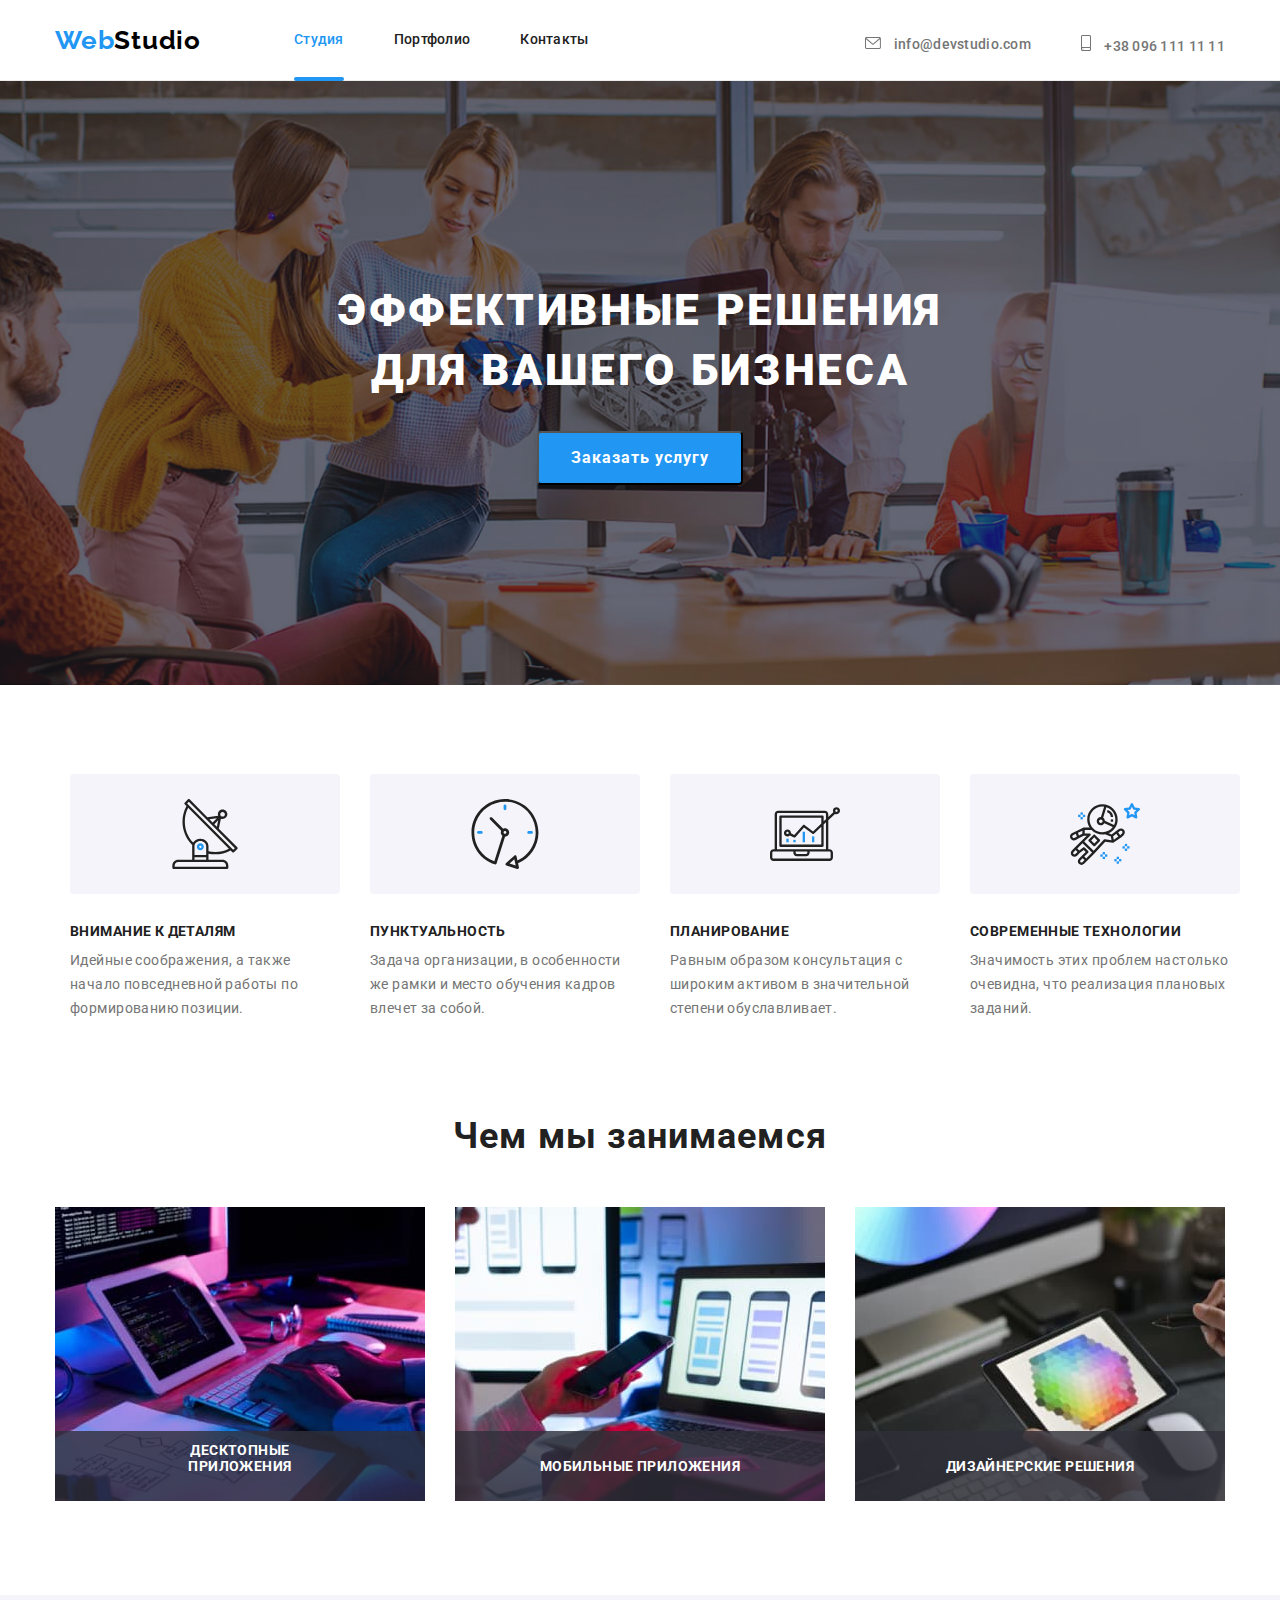
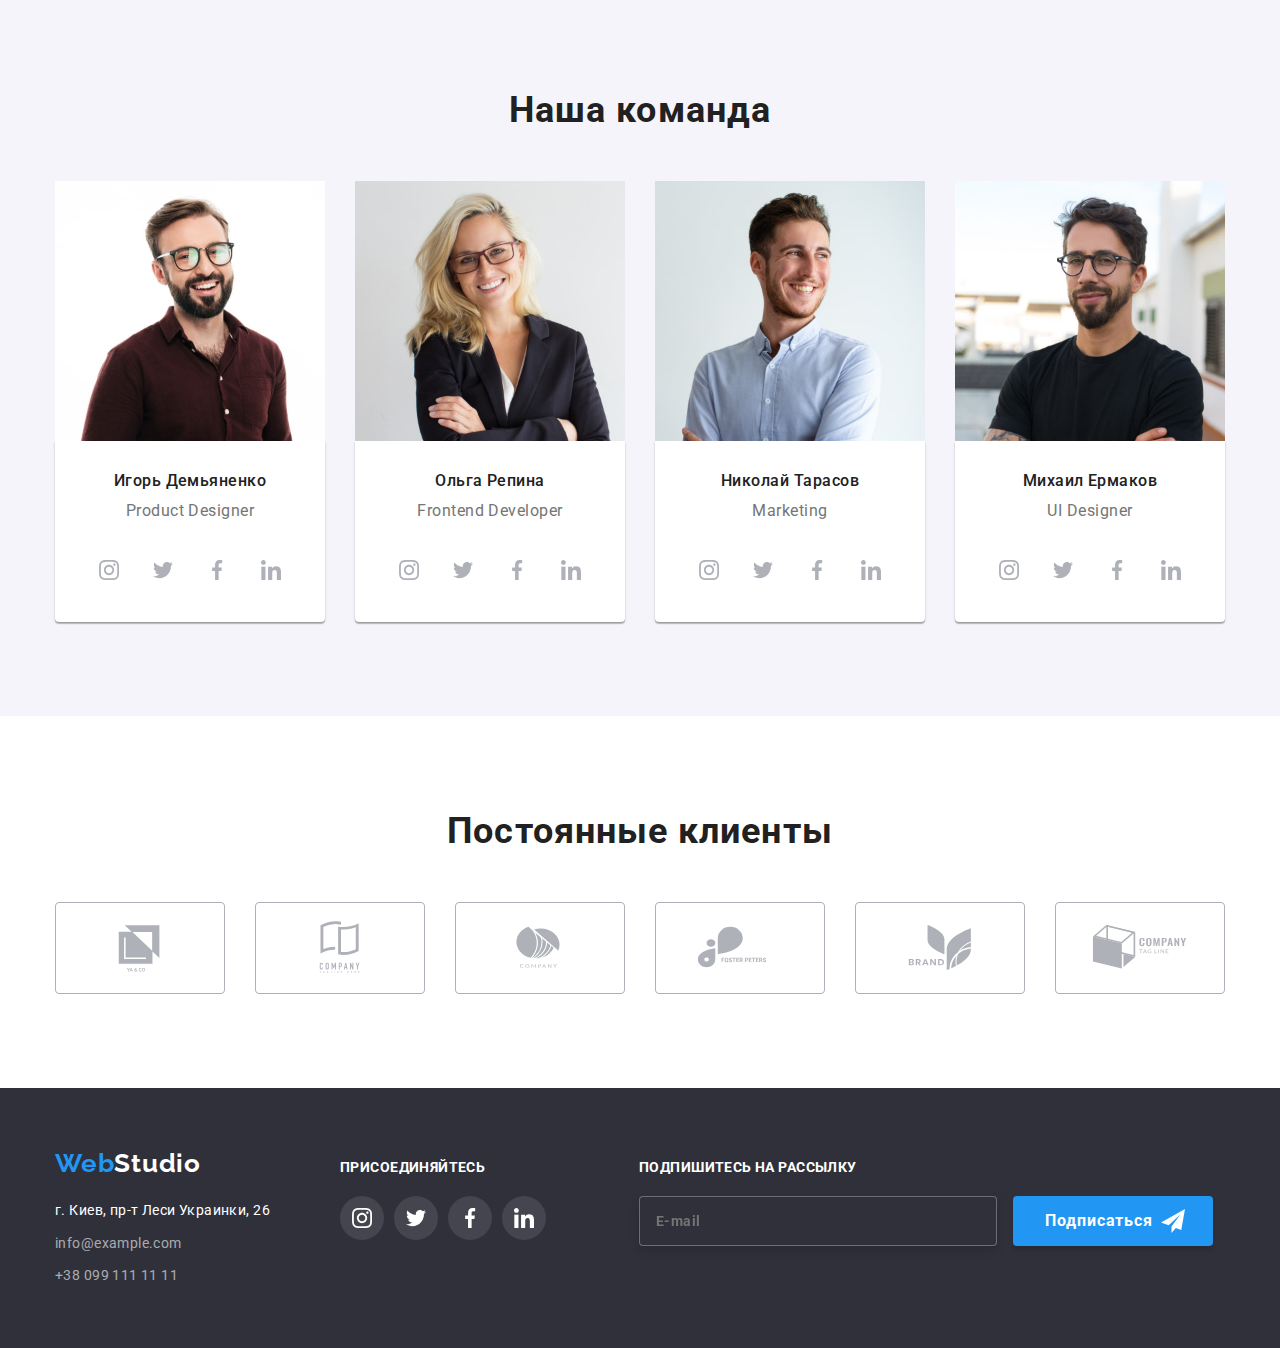
<file: index.html>
<!DOCTYPE html>
<html lang="ru">
<head>
  <meta charset="UTF-8">
  <meta http-equiv="X-UA-Compatible" content="IE=edge">
  <meta name="viewport" content="width=device-width, initial-scale=1.0">
  <title>Студия</title>
  <link rel="preconnect" href="https://fonts.googleapis.com">
  <link rel="preconnect" href="https://fonts.gstatic.com" crossorigin>
  <link href="https://fonts.googleapis.com/css2?family=Raleway:wght@700&family=Roboto:wght@400;500;700;900&display=swap"
    rel="stylesheet">
    <link rel="stylesheet" href="https://cdnjs.cloudflare.com/ajax/libs/modern-normalize/1.1.0/modern-normalize.min.css">
  <link rel="stylesheet" href="./css/styles.css" />
</head>
<body>
  <header class="header">
    <div class="container">
    <nav class="logo main-nav">
      <a href="index.html" class="logo-title" lang="en"><span>Web</span>Studio</a>
      <ul class="site-nav list">
        <li class="item"><a href="" class="link current" >Студия</a></li>
        <li class="item"><a href="./portfolio.html" class="link" >Портфолио</a></li>
        <li class="item"><a href="" class="link" >Контакты</a></li>
  
      </ul>
    </nav>
   
<!--Ефект фокуса в ссилці-->

<ul class="site-contact">
  <li class="contact-item"><a href="mailto:info@devstudio.com" class="contact-link">
    <svg class="header-svg">
    <use href="./images/icons.svg#envelope"></use>
  </svg>
  info@devstudio.com</a></li>
  <li class="contact-item"><a href="tel:+380961111111" class="contact-link">
    <svg class="header-tel-svg">
      <use href="./images/icons.svg#smartphone"></use>
    </svg>
    +38 096 111 11 11</a></li>
</ul>
</div>
  </header>
  
    <section class="hero">
      <div class="hero-bg">  
       <h1 class="hero-title">Эффективные решения <br /> для вашего бизнеса</h1>
       <button type="button" class="button-order" data-modal-open>Заказать услугу</button>
      </div>
      
    </section>
  
<!--Особливості-->
  <section class="section-special">
    
   <div class="container">
    
     <h2 class="visually-hidden">Особенности</h2>
     <ul class="feature-list">
       <!--Ефект ховера-->
      
       <li class="item-special">

  <div class="special-svg">
  <svg class="onspecial-svg">
    <use href="./images/icons.svg#antenna"></use>
  </svg>
</div>

         <h3 class="title">Внимание к деталям</h3>
         <p class="feature">Идейные соображения, а также начало повседневной работы по формированию позиции.</p>
        </li>
        <li class="item-special">

          <div class="special-svg">
            <svg class="onspecial-svg">
              <use href="./images/icons.svg#clock"></use>
            </svg>
          </div>
         <h3 class="title">Пунктуальность</h3>
         <p class="feature">Задача организации, в особенности же рамки и место обучения кадров влечет за собой.</p>
        </li>
        <li class="item-special">
          <div class="special-svg">
            <svg class="onspecial-svg">
              <use href="./images/icons.svg#diagram"></use>
            </svg>
          </div>
         <h3 class="title">Планирование</h3>
         <p class="feature">Равным образом консультация с широким активом в значительной степени обуславливает.</p>
        </li>
        <li class="item-special">

          <div class="special-svg">
            <svg class="onspecial-svg">
              <use href="./images/icons.svg#astronaut"></use>
            </svg>
          </div>
         <h3 class="title">Современные технологии</h3>
         <p class="feature">Значимость этих проблем настолько очевидна, что реализация плановых заданий.</p>
        </li>
     </ul>
   </div>
  </section>
  
  <section class="section">
    
    <div class="container-about">
    <h2 class="section-title">Чем мы занимаемся</h2>
     <ul class="section-list">
       <li class="about-list"> <img src="./images/box1.jpg" alt="планшет" width="370">
      <p class="textoncard">Десктопные приложения</p>
      </li>
       <li class="about-list"><img src="./images/box2.jpg" alt="телефон и ноут" width="370">
      <p class="textoncard">Мобильные приложения</p>
      </li>
       <li class="about-list"><img src="./images/img.jpg" alt="планшет в руці" width="370">
      <p class="textoncard">Дизайнерские решения</p>
      </li>
     </ul>
    </div>
  
  </section>
  
<section class="team-section">
  <div class="container-team">
  <h2 class="section-team">Наша команда</h2>
   <ul class="team-list list">
     <li class="team-item"><img src="./images/photo.jpg" alt="команда"
      width="270">
      <div class="team-content">   
       <h3 class="title-team">Игорь Демьяненко</h3>
       <p class="desc">Product Designer</p>
        <ul class="team-social-list list">
          <li class="team-social-item"><a href="" class="team-social-link">
            <svg class="team-svg">
              <use href="./images/icons.svg#instagram"></use>
              </svg>
          </a>
        </li>
          <li class="team-social-item">
            <a href="" class="team-social-link">
              <svg class="team-svg">
                <use href="./images/icons.svg#twitter"></use>
              </svg>
            </a>
            
          </li>
          <li class="team-social-item">
            <a href="" class="team-social-link"><svg class="team-svg">
              <use href="./images/icons.svg#facebook"></use>
            </svg></a>
          </li>
          <li class="team-social-item">
            <a href="" class="team-social-link">
              <svg class="team-svg">
              <use href="./images/icons.svg#linkedin"></use>
              </svg></a>
          </li>
       </ul>
      </div>
     </li>
      <li class="team-item"><img src="./images/photo1.jpg" alt="команда"
        width="270">
        <div class="team-content">   
        <h3 class="title-team">Ольга Репина</h3>
        <p class="desc">Frontend Developer</p>
        <ul class="team-social-list list">
          <li class="team-social-item"><a href="" class="team-social-link">
              <svg class="team-svg">
                <use href="./images/icons.svg#instagram"></use>
              </svg>
            </a>
          </li>
          <li class="team-social-item">
            <a href="" class="team-social-link">
              <svg class="team-svg">
                <use href="./images/icons.svg#twitter"></use>
              </svg>
            </a>
        
          </li>
          <li class="team-social-item">
            <a href="" class="team-social-link"><svg class="team-svg">
                <use href="./images/icons.svg#facebook"></use>
              </svg></a>
          </li>
          <li class="team-social-item">
            <a href="" class="team-social-link">
              <svg class="team-svg">
                <use href="./images/icons.svg#linkedin"></use>
              </svg></a>
          </li>
        </ul>
        </div>
      </li>
        <li class="team-item"><img src="./images/photo2.jpg" alt="команда"
          width="270">
         <div class="team-content">   
          <h3 class="title-team">Николай Тарасов</h3>
          <p class="desc">Marketing</p>
          <ul class="team-social-list list">
            <li class="team-social-item"><a href="" class="team-social-link">
                <svg class="team-svg">
                  <use href="./images/icons.svg#instagram"></use>
                </svg>
              </a>
            </li>
            <li class="team-social-item">
              <a href="" class="team-social-link">
                <svg class="team-svg">
                  <use href="./images/icons.svg#twitter"></use>
                </svg>
              </a>
          
            </li>
            <li class="team-social-item">
              <a href="" class="team-social-link"><svg class="team-svg">
                  <use href="./images/icons.svg#facebook"></use>
                </svg></a>
            </li>
            <li class="team-social-item">
              <a href="" class="team-social-link">
                <svg class="team-svg">
                  <use href="./images/icons.svg#linkedin"></use>
                </svg></a>
            </li>
          </ul>
          </div>
      </li>
        <li class="team-item"><img src="./images/photo3.jpg" alt="команда"
          width="270">
          <div class="team-content">   
          <h3 class="title-team">Михаил Ермаков</h3>
          <p class="desc">UI Designer</p>
          <ul class="team-social-list list">
            <li class="team-social-item"><a href="" class="team-social-link">
                <svg class="team-svg">
                  <use href="./images/icons.svg#instagram"></use>
                </svg>
              </a>
            </li>
            <li class="team-social-item">
              <a href="" class="team-social-link">
                <svg class="team-svg">
                  <use href="./images/icons.svg#twitter"></use>
                </svg>
              </a>
          
            </li>
            <li class="team-social-item">
              <a href="" class="team-social-link"><svg class="team-svg">
                  <use href="./images/icons.svg#facebook"></use>
                </svg></a>
            </li>
            <li class="team-social-item">
              <a href="" class="team-social-link">
                <svg class="team-svg">
                  <use href="./images/icons.svg#linkedin"></use>
                </svg></a>
            </li>
          </ul>
          </div>
         </li>
   </ul>
  </div>
</section>

<section class="section-client">
  <div class="container-client">
<h2 class="section-client-title">Постоянные клиенты</h2>
<ul class="clients-list">
  <li class="client-item">
 <a href="" class="client-link"><svg class="client-svg">
  <use href="./images/icons.svg#logo"></use>
</svg></a>
  </li>

  <li class="client-item">
    <a href="" class="client-link"><svg class="client-svg">
      <use href="./images/icons.svg#logo1"></use>
    </svg></a>
  </li>
  
  <li class="client-item">
    <a href="" class="client-link"><svg class="client-svg">
      <use href="./images/icons.svg#logo2"></use>
    </svg></a>
  </li>
  
  <li class="client-item">
    <a href="" class="client-link"><svg class="client-svg">
      <use href="./images/icons.svg#logo3"></use>
    </svg></a>
  </li>
  
  <li class="client-item">
    <a href="" class="client-link"><svg class="client-svg">
      <use href="./images/icons.svg#logo4"></use>
    </svg></a>
  </li>

  <li class="client-item">
    <a href="" class="client-link"><svg class="client-svg">
      <use href="./images/icons.svg#logo5"></use>
    </svg></a>
  </li>
 </ul>
</div>

</section>
 
<!--Підвал-->
  <footer class="footer">
  <div class="container"> 
    <div class="pre-footer">
    <a href="index.html" class="footer-logo" ><span>Web</span>Studio</a>
    <address>
      <ul class="footer-adress">
        <li class="list-adress">
          <p class="address">
            г. Киев, пр-т Леси Украинки, 26
          </p>
        </li>
        <li class="list-adress"><a href="mailto:info@example.com" class="footer-contacts">info@example.com</a></li>
        <li class="list-adress"><a href="tel:+380991111111" class="footer-contacts">+38 099 111 11 11</a></li>
      </ul>
    </address>
    </div>

    <div class="footer-social"> 
      <h3 class="title-foooter-link">присоединяйтесь</h3>

      <ul class="footer-social-list list">
        <li class="footer-social-item"><a href="" class="footer-social-link">
            <svg class="footer-svg">
              <use href="./images/icons.svg#instagram"></use>
            </svg>
          </a>
        </li>
        <li class="footer-social-item">
          <a href="" class="footer-social-link">
            <svg class="footer-svg">
              <use href="./images/icons.svg#twitter"></use>
            </svg>
          </a>
      
        </li>
        <li class="footer-social-item">
          <a href="" class="footer-social-link"><svg class="footer-svg">
              <use href="./images/icons.svg#facebook"></use>
            </svg></a>
        </li>
        <li class="footer-social-item">
          <a href="" class="footer-social-link">
            <svg class="footer-svg">
              <use href="./images/icons.svg#linkedin"></use>
            </svg></a>
        </li>
      </ul>
    </div>

    <form action="footer-form">
<label for="footer-label">
  <p class="footer-lable-text">Подпишитесь на рассылку</p>
  <input class="footer-input" type="email" name="footer-email" id="" placeholder="E-mail" >
</label>
<button type="submit" class="footer-button">
  <p class="footer-button-text">Подписаться</p>
  <svg class="icon-send" width="24px" height="24px">
    <use href="./images/icons.svg#icon-send"></use>
  </svg>
</button>

    </form>
  </div>
       
  </footer>

  <div class="backdrop is-hidden" data-modal>
    <div class="modal">
      
      <button type="button" class="modal-close" data-modal-close>
        <svg class="close-icon" width="18" height="18"> <use href="./images/icons.svg#close-black"></use>
        </svg>
      </button>
      
      <p class="modal-title"> Оставьте свои данные, мы вам перезвоним</p>
      <form action="#" class="modal-form">
        <div class="modal-form-field">
        <label for="user-name" class="modal-input-text">Имя</label>
        <div class="modal-input-wrap">
<input type="text" name="user-name" class="modal-input" required id="user-name">
<svg class="input-icon" width="18" height="18">
  <use href="./images/icons.svg#person-black"></use>
</svg>
</div>

</div>
<div class="modal-form-field">
<label for="user-tel" class="modal-input-text">Телефон</label>

<div class="modal-input-wrap">
<input type="tel" name="user-tel" class="modal-input" required id="user-tel">
<svg class="input-icon" width="18" height="18">
  <use href="./images/icons.svg#phone-black"></use>
</svg>
</div>
</div>
<div class="modal-form-field">
<label for="user-email" class="modal-input-text">Почта</label>

<div class="modal-input-wrap">
<input type="email" name="user-email" class="modal-input" id="user-email" >
<svg class="input-icon" width="18" height="18">
  <use href="./images/icons.svg#email-black"></use>
</svg>
</div>
</div>
<div class="modal-form-field">
  <label for="user-text" class="modal-input-text">Комментарий</label>
  <textarea name="user-text" id="user-text" class="modal-textarea" placeholder="Введите текст"></textarea>
</div>

<div class="modal-form-field">
  <input type="checkbox" name="policy" id="modal-check" class="modal-check visually-hidden">
  <label for="modal-check" class="modal-check-text"><span class="check-span">
    <svg class="icon-check" width="16" height="15">
      <use href="./images/icons.svg#icon-check"></use>
    </svg>
  </span>Соглашаюсь с рассылкой и принимаю 
  <a href="" class="policy-text"> &nbspУсловия договора</a></label>
</div>


<button type="submit" class="button-modal">Отправить</button>
      </form>
    </div>
  </div>
  <script src="./js/modal.js"></script>
</body>
</html>
</file>
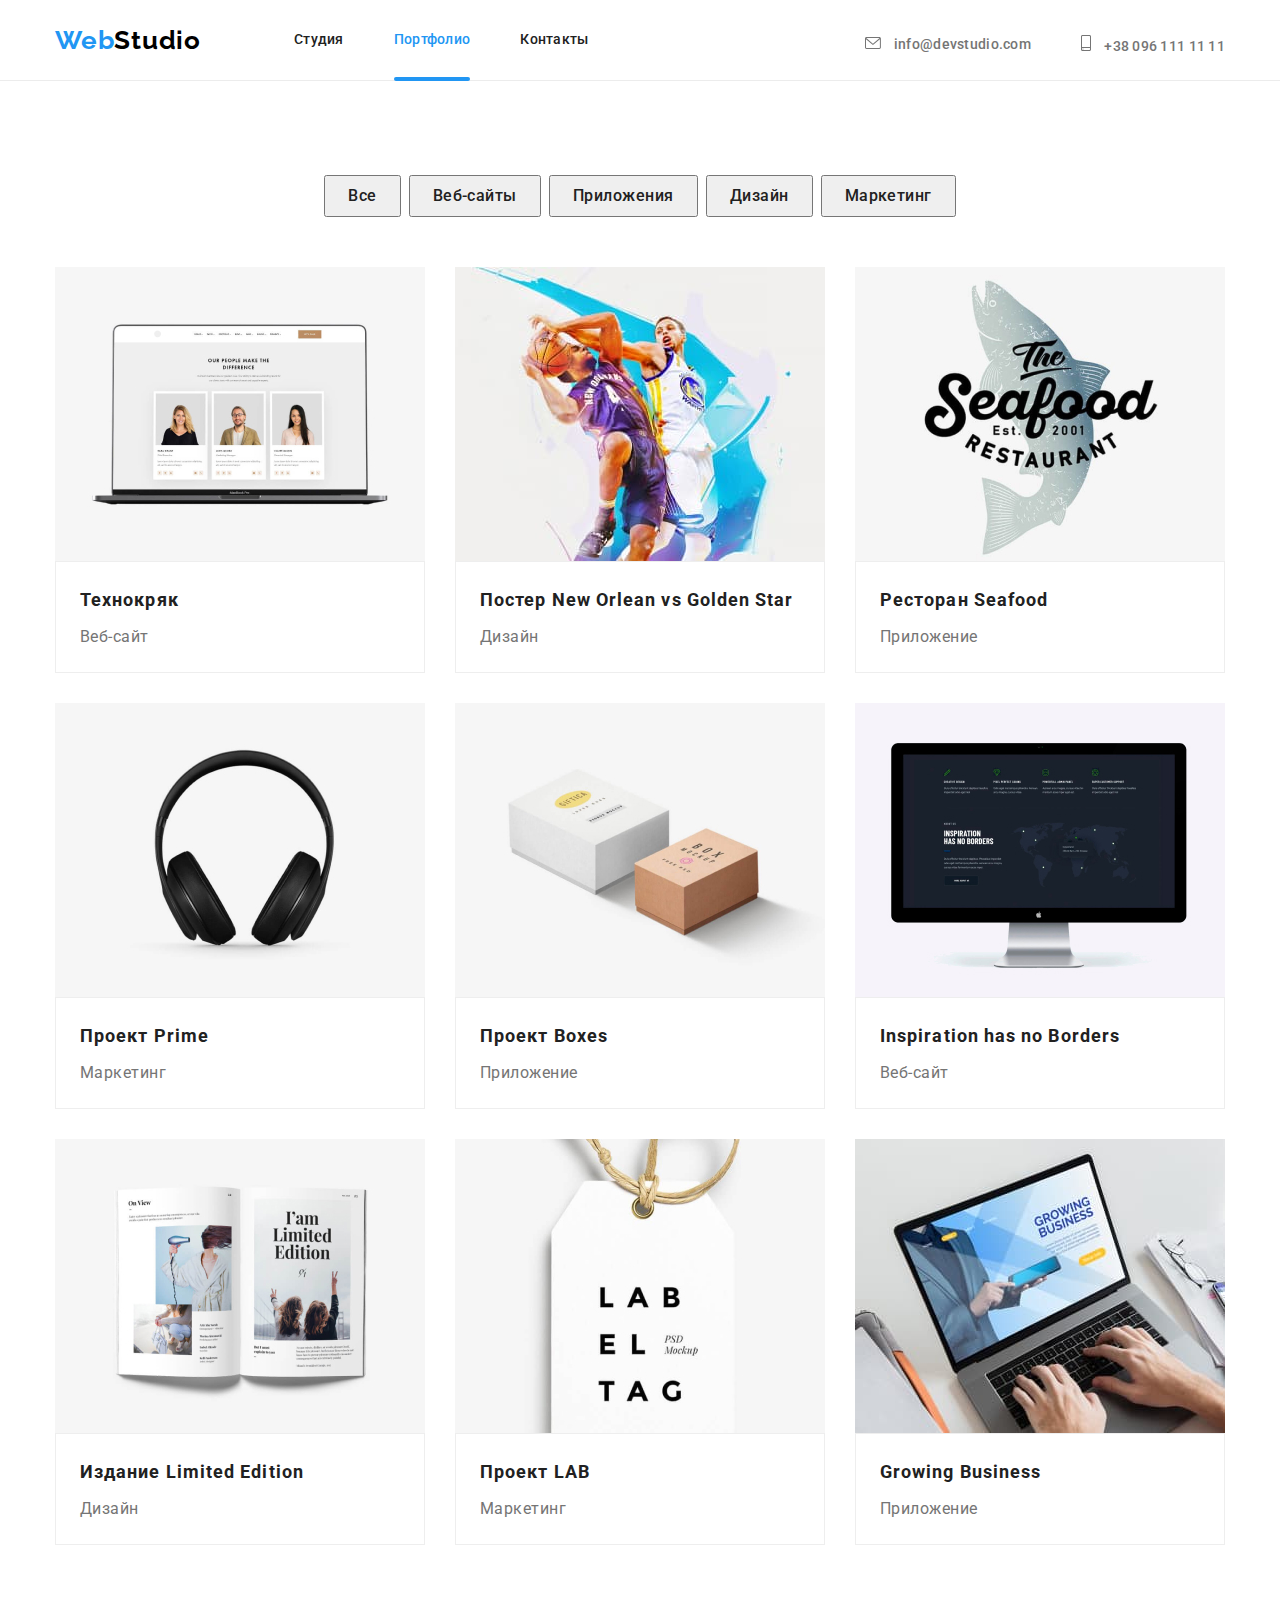
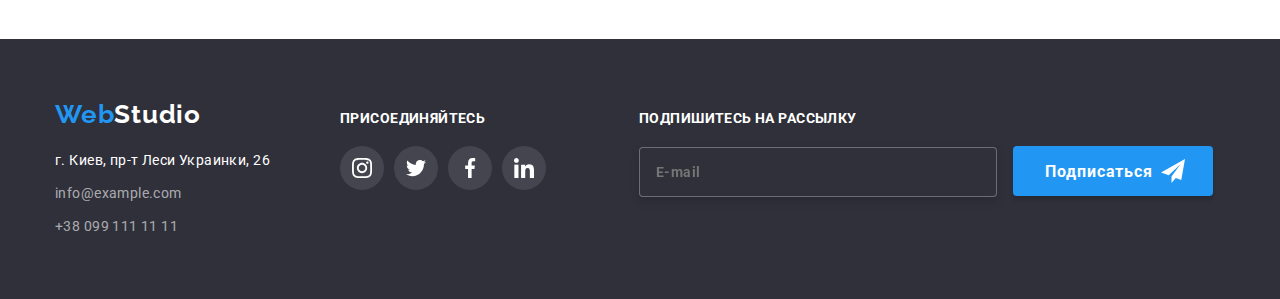
<file: portfolio.html>
<!DOCTYPE html>
<html lang="ru">
<head>
    <meta charset="UTF-8">
    <meta http-equiv="X-UA-Compatible" content="IE=edge">
    <meta name="viewport" content="width=device-width, initial-scale=1.0">
    <title>Портфолио</title>
    <link rel="preconnect" href="https://fonts.googleapis.com">
    <link rel="preconnect" href="https://fonts.gstatic.com" crossorigin>
    <link href="https://fonts.googleapis.com/css2?family=Raleway:wght@700&family=Roboto:wght@400;500;700;900&display=swap"
        rel="stylesheet">
        <link rel="stylesheet" href="https://cdnjs.cloudflare.com/ajax/libs/modern-normalize/1.1.0/modern-normalize.min.css">
    <link rel="stylesheet" href="./css/styles.css" />
</head>
<body>
<header class="header">
    <div class="container">
    <nav class="logo main-nav">
        <a href="index.html" class="logo-title"><span class="accent">Web</span>Studio</a>
        <ul class="site-nav list">
            <li class="item"><a href="./index.html" class="link">Студия</a></li>
            <li class="item"><a href="" class="link current">Портфолио</a></li>
            <li class="item"><a href="" class="link">Контакты</a></li>

        </ul>
    </nav>

    <ul class="site-contact">
        <li class="item"><a href="mailto:info@devstudio.com" class="contact-link">
            <svg class="header-svg">
                <use href="./images/icons.svg#envelope"></use>
            </svg>
            info@devstudio.com</a></li>
        <li class="item"><a href="tel:+380961111111" class="contact-link">
            <svg class="header-tel-svg">
                <use href="./images/icons.svg#smartphone"></use>
            </svg>
            +38 096 111 11 11</a></li>
    </ul>
     </div>
</header>
<main class="section">
    
<section class="container">
    <div class="">
    <h1 class="visually-hidden">Портфолио</h1>
    <ul class="filter-list">
        <li class="btn-item">
            <button type="button" class="button-primarry">Все</button>
        </li>
        <li class="btn-item">
            <button type="button" class="button-secondery">Веб-сайты</button>
        </li>
        <li class="btn-item">
            <button type="button" class="button-secondery">Приложения</button>
        </li>
        <li class="btn-item">
            <button type="button" class="button-secondery">Дизайн</button>
        </li>
        <li class="btn-item">
            <button type="button" class="button-secondery">Маркетинг</button>
        </li>
    </ul>

    <h2 class="visually-hidden">Список из фильтра</h2>
    <ul class="project-list">
        <li class="filter-item">
            <div class="text-portfolio">
             <img src="./images/img1.jpg" alt="Люди" width="370">
             <p class="textonly">Технокряк это современная площадка распространения коронавируса. Компании используют эту платформу для цифрового
             шпионажа и атак на защищённые сервера конкурентов.</p>
            </div>

            <div class="project-content"> 
            <h3 class="project">Технокряк</h3>
            <p class="project-item">Веб-сайт</p>
            </div>
        </li>
        <li class="filter-item">
            <div class="text-portfolio">
            <img src="./images/img2.jpg" alt="Баскет" width="370">
        <p class="textonly">Технокряк это современная площадка распространения коронавируса. Компании используют эту платформу
            для цифрового
            шпионажа и атак на защищённые сервера конкурентов.</p>
        </div>
            <div class="project-content"> 
            <h3 class="project">Постер New Orlean vs Golden Star</h3>
            <p class="project-item">Дизайн</p>
            </div>
        </li>
    
        <li class="filter-item">
        <div class="text-portfolio">
            <img src="./images/img3.jpg" alt="Ресторан" width="370">
            <p class="textonly">Технокряк это современная площадка распространения коронавируса. Компании используют эту платформу
            для цифрового
            шпионажа и атак на защищённые сервера конкурентов.</p>
         </div>
            <div class="project-content"> 
            <h3 class="project">Ресторан Seafood</h3>
            <p class="project-item">Приложение</p>
            </div>
        </li>
    
        <li class="filter-item">
            <div class="text-portfolio">
            <img src="./images/img4.jpg" alt="Наушники" width="370">
            <p class="textonly">Технокряк это современная площадка распространения коронавируса. Компании используют эту платформу
                для цифрового
                шпионажа и атак на защищённые сервера конкурентов.</p>
            </div>
            <div class="project-content"> 
            <h3 class="project">Проект Prime</h3>
            <p class="project-item">Маркетинг</p>
            </div>
        </li>
    
        <li class="filter-item">
            <div class="text-portfolio">
            <img src="./images/img5.jpg" alt="Коробки" width="370">
        <p class="textonly">Технокряк это современная площадка распространения коронавируса. Компании используют эту платформу
            для цифрового
            шпионажа и атак на защищённые сервера конкурентов.</p>
        </div>
            <div class="project-content"> 
            <h3 class="project">Проект Boxes</h3>
            <p class="project-item">Приложение</p>
            </div>
        </li>
    
        <li class="filter-item">
            <div class="text-portfolio">
            <img src="./images/img6.jpg" alt="Монитор" width="370">
        <p class="textonly">Технокряк это современная площадка распространения коронавируса. Компании используют эту платформу
            для цифрового
            шпионажа и атак на защищённые сервера конкурентов.</p>
        </div>
            <div class="project-content"> 
            <h3 class="project" lang="en">Inspiration has no Borders</h3>
            <p class="project-item">Веб-сайт</p>
            </div>
        </li>
    
        <li class="filter-item">
            <div class="text-portfolio">
            <img src="./images/img7.jpg" alt="Книжка" width="370">
            <p class="textonly">Технокряк это современная площадка распространения коронавируса. Компании используют эту платформу
                для цифрового
                шпионажа и атак на защищённые сервера конкурентов.</p>
            </div>
            <div class="project-content"> 
            <h3 class="project">Издание Limited Edition</h3>
            <p class="project-item">Дизайн</p>
            </div>
        </li>
    
        <li class="filter-item">
            <div class="text-portfolio">
            <img src="./images/img8.jpg" alt="Бирка" width="370">
        <p class="textonly">Технокряк это современная площадка распространения коронавируса. Компании используют эту платформу
            для цифрового
            шпионажа и атак на защищённые сервера конкурентов.</p>
        </div>
            <div class="project-content"> 
            <h3 class="project">Проект LAB</h3>
            <p class="project-item">Маркетинг</p>
            </div>
        </li>
    
        <li class="filter-item">
            <div class="text-portfolio">
            <img src="./images/img9.jpg" alt="Ноут на столі" width="370">
        <p class="textonly">Технокряк это современная площадка распространения коронавируса. Компании используют эту платформу
            для цифрового
            шпионажа и атак на защищённые сервера конкурентов.</p>
        </div>
            <div class="project-content"> 
            <h3 class="project" lang="en">Growing Business</h3>
            <p class="project-item">Приложение</p>
            </div>
        </li>
    </ul>
    </div>
</section>
</main>

<footer class="footer">
    <div class="container">
        <div class="pre-footer">
    <a href="index.html" class="footer-logo"><span class="accent">Web</span>Studio</a>
    <address>
        <ul class="footer-adress">
            <li class="list-adress">
            <a href="" class="footer-list">г. Киев, пр-т Леси Украинки, 26</a>
            </li>
            <li class="list-adress"><a href="mailto:info@example.com" class="footer-contacts">info@example.com</a></li>
            <li class="list-adress"><a href="tel:+380991111111" class="footer-contacts">+38 099 111 11 11</a></li>
        </ul>
    </address>
     </div>
<div class="footer-social">
    <h3 class="title-foooter-link">присоединяйтесь</h3>

    <ul class="footer-social-list list">
        <li class="footer-social-item"><a href="" class="footer-social-link">
                <svg class="footer-svg">
                    <use href="./images/icons.svg#instagram"></use>
                </svg>
            </a>
        </li>
        <li class="footer-social-item">
            <a href="" class="footer-social-link">
                <svg class="footer-svg">
                    <use href="./images/icons.svg#twitter"></use>
                </svg>
            </a>

        </li>
        <li class="footer-social-item">
            <a href="" class="footer-social-link"><svg class="footer-svg">
                    <use href="./images/icons.svg#facebook"></use>
                </svg></a>
        </li>
        <li class="footer-social-item">
            <a href="" class="footer-social-link">
                <svg class="footer-svg">
                    <use href="./images/icons.svg#linkedin"></use>
                </svg></a>
        </li>
    </ul>
</div>

<form action="footer-form">
    <label for="footer-label">
        <p class="footer-lable-text">Подпишитесь на рассылку</p>
        <input class="footer-input" type="email" name="footer-email" id="" placeholder="E-mail">
    </label>
    <button type="submit" class="footer-button">
        <p class="footer-button-text">Подписаться</p>
        <svg class="icon-send" width="24px" height="24px">
            <use href="./images/icons.svg#icon-send"></use>
        </svg>
    </button>

</form>
    </div>
</footer>
</body>
</html>
</file>
<file: css/styles.css>
/* Колір основного тексту #212121 */

/* Колір вторинного тексту #757575 */

/* Колір кнопки background: #2196F3;*/

/* Основний фон #E5E5E5;*/

:root {
  --title-text-color: #212121;
  --primary-text-color: #757575;
  --accent-color: #2196f3;
  --main-backgrond-color: #ffffff;
  --hero-bkg-color: #2f303a;
}

body {
  background: var (--main-backgrond-color);
  color: var(--primary-text-color);
  font-family: Roboto, sans-serif;
  list-style: none;
}
p,
h1,
h2,
h3,
h4,
h5,
h6 {
  margin: 0;
}

ul {
  margin: 0;
  padding: 0;
}

img {
  display: block;
  max-width: 100%;
  height: auto;
}

.header {
  border-bottom: 1px solid #ececec;
}

.section {
  padding-top: 94px;
  padding-bottom: 94px;
  /* outline: 1px solid tomato; */
}

.list {
  list-style: none;
}

.logo {
  /* background-color: chartreuse; */
  /* border: 2px dashed #2196f3; */
}

.container {
  width: 1200px;
  padding-left: 15px;
  padding-right: 15px;

  /* outline: 2px solid tomato; */

  margin-left: auto;
  margin-right: auto;
  display: flex;
  align-items: center;
  background-color: orangere;
  margin: 0 auto;
  padding: 0 15px;
  align-items: baseline;
  /* для вирівнювання з лого */
}

.main-nav {
  display: flex;
  align-items: center;
}

.logo-title {
  font-family: Raleway;
  font-weight: 700;
  font-size: 26px;
  line-height: 1.19;
  letter-spacing: 0.03em;
  color: #000000;
  text-decoration: none;
}

span {
  color: var(--accent-color);
}

.site-nav .list {
  color: var(--title-text-color);
  font-family: Roboto;
  font-weight: 500;
  font-size: 14px;
  line-height: 1.14;
  letter-spacing: 0.02em;
}

.site-nav .link:hover,
.site-nav .link:focus {
  color: var(--accent-color);
}

.site-nav .item {
  margin-right: 50px;
  /* background-color: red; */
}

.site-nav .item:last-child {
  margin-right: 0;
}

.site-nav {
  display: flex;
  margin-left: 93px;
}

.site-nav .link {
  display: flex;
  padding-top: 32px;
  padding-bottom: 32px;
}

.link {
  font-weight: 500;
  font-size: 14px;
  line-height: 1.14;
  letter-spacing: 0.02em;
  color: var(--title-text-color);
  text-decoration: none;
  transition: color 250ms cubic-bezier(0.4, 0, 0.2, 1);
}

.link.current {
  color: var(--accent-color);
  font-weight: 500;
  font-size: 14px;
  line-height: 1.14;
  letter-spacing: 0.02em;
  text-decoration: none;
  position: relative;
}

.link.current::after {
  position: absolute;
  bottom: -1px;
  content: '';
  width: 100%;
  height: 4px;
  border-radius: 2px;
  background-color: var(--accent-color);
}

/* .link.current::after:hover {
  background-color: var(--accent-color);
} */

.site-contact {
  list-style: none;
  display: flex;
  margin-left: auto;
}

.site-contact .item + .item {
  margin-left: 50px;
  margin-right: 0;
}

.contact-item {
  margin-left: 50px;
  margin-right: 0;
}

.contact-link:hover,
.contact-link:focus {
  color: var(--accent-color);
  /* font-weight: 500;
  font-size: 14px;
  line-height: 1.14;
  letter-spacing: 0.02em; */
  text-decoration: none;
}

.contact-link:hover .header-svg,
.contact-link:hover .header-tel-svg,
.contact-link:focus .header-svg,
.contact-link:focus .header-tel-svg {
  fill: var(--accent-color);
}

/* .contact-tel:hover,
.contact-tel:focus {
  color: var(--accent-color);
} */

.contact-link {
  font-weight: 500;
  font-size: 14px;
  line-height: 1.14;
  letter-spacing: 0.02em;

  color: var(--primary-text-color);
  text-decoration: none;
  transition: color 250ms cubic-bezier(0.4, 0, 0.2, 1);
}

/* .contact-tel {
  color: var(--primary-text-color);
  font-weight: 500;
  font-size: 14px;
  line-height: 1.14;
  letter-spacing: 0.02em;
  text-decoration: none;
} */

.header-svg {
  width: 16px;
  height: 12px;
  fill: var(--primary-text-color);
  margin-right: 10px;
  transition: fill 250ms cubic-bezier(0.4, 0, 0.2, 1);
}

.header-svg:hover,
.header-svg:focus {
  /* background-color: #2196f3; */
  fill: #2196f3;
}

.header-tel-svg:hover,
.header-tel-svg:focus {
  fill: #2196f3;
}

.header-tel-svg {
  width: 10px;
  height: 16px;
  fill: var(--primary-text-color);
  margin-right: 10px;
  transition: fill 250ms cubic-bezier(0.4, 0, 0.2, 1);
}

.hero {
  max-width: 1600px;
  text-align: center;
  padding-top: 200px;
  padding-bottom: 200px;
  background: var(--hero-bkg-color);
  background-image: linear-gradient(to right, rgba(47, 48, 58, 0.4), rgba(47, 48, 58, 0.4)),
    url(../images/Img10.jpg);
  background-repeat: no-repeat;
  background-position: center;
  background-size: cover;
  margin: 0 auto;
}
/* justify-content: center; */

.hero-bg {
  max-width: 1600px;
  /* margin: 0 auto; */
  /* display: flex; */
  /* align-items: center; */
}

.hero-title {
  font-weight: 900;
  font-size: 44px;
  line-height: 1.36;
  text-align: center;
  letter-spacing: 0.06em;
  text-transform: uppercase;
  color: #ffffff;
  margin-bottom: 30px;
  align-items: center;
  display: flex;
  align-items: center;
  text-align: center;
  justify-content: center;
}

.button-order {
  font-family: Roboto;
  font-style: normal;
  font-weight: bold;
  font-size: 16px;
  line-height: 1.87;

  align-items: center;
  text-align: center;
  letter-spacing: 0.06em;

  border-radius: 4px;
  color: #ffffff;
  background: #2196f3;
  box-shadow: 0px 4px 4px rgba(0, 0, 0, 0.15);
  padding: 10px 32px;
}

.section-special {
  padding-top: 89px;
  padding-bottom: 0px;
}

.special-svg {
  /* fill: var(--accent-color); */
  display: flex;
  justify-content: center;
  align-items: center;
  margin-bottom: 30px;
  width: 270px;
  height: 120px;
  background: #f5f4fa;
  border-radius: 4px;
}

.onspecial-svg {
  width: 70px;
  height: 70px;
  /* fill: var(--accent-color); */
  /* display: flex;
  justify-content: center;
  align-items: center; */
}

.visually-hidden {
  position: absolute;
  white-space: nowrap;
  width: 1px;
  height: 1px;
  overflow: hidden;
  border: 0;
  padding: 0;
  clip: rect(0 0 0 0);
  clip-path: inset(50%);
  margin: -1px;
}

.item-special:last-child {
  margin-right: 0px;
}

.section-list {
  list-style: none;
}

.title {
  font-weight: 700;
  font-size: 14px;
  line-height: 1.14;
  letter-spacing: 0.03em;
  text-transform: uppercase;
  color: var(--title-text-color);
  margin-bottom: 10px;
}

.feature {
  font-size: 14px;
  line-height: 1.71;
  letter-spacing: 0.03em;
  color: var(--primary-text-color);
}

.feature-list {
  list-style: none;
  display: flex;

  width: 1200px;
  padding-left: 15px;
  padding-right: 15px;
}

.item-special {
  width: 270px;
  margin-right: 30px;
}

.section-title {
  font-weight: 700;
  font-size: 36px;
  line-height: 1.17;
  text-align: center;
  letter-spacing: 0.03em;
  color: var(--title-text-color);
  margin-bottom: 50px;
}

.team-section {
  padding-top: 94px;
  padding-bottom: 94px;
  background: #f5f4fa;
  /* max-width: 1600px; */
  margin: 0 auto;
}

.container-team {
  width: 1200px;
  padding-left: 15px;
  padding-right: 15px;

  /* outline: 1px solid tomato; */
  align-items: center;
  margin: 0 auto;
  padding: 0 15px;
}

.section-team {
  font-family: Roboto;
  font-weight: 700;
  font-size: 36px;
  line-height: 1.17;
  text-align: center;
  letter-spacing: 0.03em;
  color: var(--title-text-color);
  margin-bottom: 50px;
  /* outline: 1px solid tomato; */
}

.container-about {
  width: 1200px;
  padding-left: 15px;
  padding-right: 15px;

  /* outline: 1px solid tomato; */
  align-items: center;
  margin: 0 auto;
  padding: 0 15px;
}

.section-list {
  display: flex;
  flex-wrap: wrap;
  margin-right: -30px;
}

.about-list {
  flex-basis: calc((100% - 3 * 30px) / 3);
  margin-right: 30px;
  position: relative;
}

.about-list::after {
  content: '';
  display: block;
  position: absolute;
  bottom: 0;
  width: 100%;
  height: 70px;
  background-color: rgb(47, 48, 58, 0.8);
}

/* нове */
.textoncard {
  font-family: Roboto;
  font-style: normal;
  font-weight: bold;
  font-size: 14px;
  line-height: 16px;
  text-align: center;
  letter-spacing: 0.03em;
  text-transform: uppercase;
  color: #ffffff;
  position: absolute;
  bottom: 0%;
  left: 50%;
  transform: translate(-50%, 0%);
  padding-bottom: 27px;
  min-width: 205px;
  z-index: 1;
}

.team-list {
  list-style: none;
  display: flex;
  margin-right: -30px;
  /* flex-wrap: wrap; */
}

.team-item {
  flex-basis: calc((100% - 4 * 30px) / 4);
  margin-right: 30px;
}

.team-content {
  padding-top: 30px;
  padding-bottom: 30px;
  box-shadow: 0px 1px 3px rgba(0, 0, 0, 0.12), 0px 1px 1px rgba(0, 0, 0, 0.14),
    0px 2px 1px rgba(0, 0, 0, 0.2);
  border-radius: 0px 0px 4px 4px;
  background: #ffffff;
}

.title-team {
  font-weight: 500;
  font-size: 16px;
  line-height: 1.19;
  text-align: center;
  letter-spacing: 0.03em;
  color: var(--title-text-color);
  padding-bottom: 10px;
  /* margin-right: 30px; */
}

.desc {
  font-size: 16px;
  line-height: 1.19;
  text-align: center;
  letter-spacing: 0.03em;
  color: var(--primary-text-color);
  /* margin-right: 30px;
  padding-bottom: 30px; */
  margin-bottom: 28px;
}

.team-social-list {
  display: flex;
  justify-content: center;
}

.team-social-item {
  width: 44px;
  height: 44px;
  /* background-color: teal; */
}

.team-social-item + .team-social-item {
  margin-left: 10px;
}

.team-social-link {
  width: 100%;
  height: 100%;
  border-radius: 50%;
  display: flex;
  /* background-color: #afb1b8; */
  justify-content: center;
  align-items: center;
  color: #afb1b8;
  transition: color 250ms cubic-bezier(0.4, 0, 0.2, 1),
    background-color 250ms cubic-bezier(0.4, 0, 0.2, 1);
}

.team-social-link {
  /* fill: #afb1b8; */
}

.team-svg {
  width: 20px;
  height: 20px;
  /* border-radius: 50%; */
  display: flex;
  /* background-color: tomato; */
  justify-content: center;
  fill: currentColor;
}

.team-social-link:hover,
.team-social-link:focus {
  background-color: var(--accent-color);
  border-radius: 50%;
  color: #ffffff;
}

.section-client {
  padding-top: 94px;
  padding-bottom: 94px;
  /* display: flex;
  text-align: center;
  align-items: center; */
}

.container-client {
  width: 1200px;
  padding-left: 15px;
  padding-right: 15px;

  /* outline: 1px solid tomato; */
  align-items: center;
  margin: 0 auto;
  padding: 0 15px;
}

.section-client-title {
  font-weight: 700;
  font-size: 36px;
  line-height: 1.17;
  text-align: center;
  letter-spacing: 0.03em;
  color: var(--title-text-color);
  margin-bottom: 50px;
}

.client-item {
  /* width: 170px;
  height: 92px;
  border: 1px solid #afb1b8;
  border-radius: 4px; */
  display: block;
}

.client-link:hover,
.client-link:focus {
  border: 1px solid var(--accent-color);
  fill: var(--accent-color);
}

.client-item + .client-item {
  margin-left: 30px;
}

.clients-list {
  display: flex;
  justify-content: center;
  list-style: none;
  /* padding-left: 30px; */
}

.client-link {
  /* border: 1px solid #afb1b8;
  border-radius: 4px; */
  display: flex;
  justify-content: center;
  align-items: center;
  /* padding: 16px 32px; */
  width: 170px;
  height: 92px;
  border: 1px solid #afb1b8;
  border-radius: 4px;
  fill: #afb1b8;
  transition: fill 250ms cubic-bezier(0.4, 0, 0.2, 1);
}

.client-svg {
  width: 106px;
  height: 60px;
  /* display: flex;
  justify-content: center;
  fill: #afb1b8; */
}

/* CSS Для Портфолио */

.filter-list {
  list-style: none;
  display: flex;
  justify-content: center;
  margin-bottom: 50px;
}

.btn-item {
  align-items: center;
  /* box-shadow: 0px 3px 1px rgba(0, 0, 0, 0.1), 0px 1px 2px rgba(0, 0, 0, 0.08),
    0px 2px 2px rgba(0, 0, 0, 0.12); */
  /* border-radius: 4px; */
}

.button-primarry:hover,
.button-primarry:focus {
  background-color: #2196f3;
  color: #ffffff;
  border-radius: 4px;
}

.button-secondery:hover,
.button-secondery:focus {
  /* background-color: #2196f3;
  color: #ffffff; */

  box-shadow: 0px 3px 1px rgba(0, 0, 0, 0.1), 0px 1px 2px rgba(0, 0, 0, 0.08),
    0px 2px 2px rgba(0, 0, 0, 0.12);
  border-radius: 4px;
  background-color: var(--accent-color);
  color: #ffffff;
}

.button-primarry {
  font-family: Roboto;
  font-style: normal;
  font-weight: 500;
  font-size: 16px;
  line-height: 1.62;
  text-align: center;
  letter-spacing: 0.03em;
  color: var(--title-text-color);
  /* background: #f5f4fa; */
  /* border-radius: 4px; */
  /* background-color: var(--accent-color); */
  cursor: pointer;
  list-style: none;
  justify-content: center;
  padding: 6px 22px;
  transition: background-color 250ms cubic-bezier(0.4, 0, 0.2, 1),
    color 250ms cubic-bezier(0.4, 0, 0.2, 1);
}

.button-secondery {
  font-family: Roboto;
  font-style: normal;
  font-weight: 500;
  font-size: 16px;
  line-height: 1.62;
  text-align: center;
  letter-spacing: 0.03em;
  color: var(--title-text-color);
  padding: 6px 22px;
  cursor: pointer;
  list-style: none;
  transition: box-shadow 250ms cubic-bezier(0.4, 0, 0.2, 1),
    background-color 250ms cubic-bezier(0.4, 0, 0.2, 1), color 250ms cubic-bezier(0.4, 0, 0.2, 1);
}

.btn-item:not(:last-child) {
  margin-right: 8px;
}

/* .btn-item:hover,
.btn-item:focus {
  box-shadow: 0px 3px 1px rgba(0, 0, 0, 0.1), 0px 1px 2px rgba(0, 0, 0, 0.08),
    0px 2px 2px rgba(0, 0, 0, 0.12);
  border-radius: 4px;
  background-color: var(--accent-color);
  color: #ffffff;
} */

.project-list {
  list-style: none;
  display: flex;
  flex-wrap: wrap;

  margin-top: -30px;
  margin-left: -30px;
}

.project-list .filter-item {
  flex-basis: calc(100% / 3 - 30px);
  margin-top: 30px;
  margin-left: 30px;
}

.filter-item {
  box-sizing: border-box;
  /* box-shadow: 0px 1px 1px rgba(0, 0, 0, 0.12), 0px 4px 4px rgba(0, 0, 0, 0.06),
    1px 4px 6px rgba(0, 0, 0, 0.16); */
  transition: box-shadow 250ms cubic-bezier(0.4, 0, 0.2, 1);
}

.filter-item:hover {
  box-sizing: border-box;
  box-shadow: 0px 1px 1px rgba(0, 0, 0, 0.12), 0px 4px 4px rgba(0, 0, 0, 0.06),
    1px 4px 6px rgba(0, 0, 0, 0.16);
}

.filter-item:hover .textonly {
  transform: translateY(0);
}

.text-portfolio {
  position: relative;
  overflow: hidden;
}

.textonly {
  position: absolute;
  top: 0;
  left: 0;
  font-family: Roboto;
  font-style: normal;
  font-weight: normal;
  font-size: 18px;
  line-height: 1.56;
  letter-spacing: 0.03em;

  color: #ffffff;

  padding: 63px 24px;
  background: rgba(33, 150, 243, 0.9);
  height: 100%;
  transform: translateY(100%);
  transition: transform 250ms cubic-bezier(0.4, 0, 0.2, 1);
  /* overflow: auto; */
}

.project {
  font-weight: 700;
  font-size: 18px;
  line-height: 2;
  letter-spacing: 0.06em;
  color: var(--title-text-color);
}

.project-item {
  font-size: 16px;
  line-height: 1.87;
  letter-spacing: 0.03em;
  color: var(--primary-text-color);
  margin-top: 4px;
}

.project-content {
  padding: 20px 24px;
  border: 1px solid #eeeeee;
}

.footer {
  background-color: var(--hero-bkg-color);
  text-decoration: none;
  padding-top: 60px;
  padding-bottom: 60px;
}

.pre-footer {
  padding-bottom: 0px;
}

.footer-logo {
  font-family: Raleway;
  font-style: normal;
  font-weight: 700;
  font-size: 26px;
  line-height: 1.19;
  letter-spacing: 0.03em;
  color: #ffffff;
  text-decoration: none;
  display: block;
  padding-bottom: 20px;
  align-items: flex-start;
}

.list-adress:not(:last-child) {
  margin-bottom: 9px;
}

.address {
  font-family: Roboto;
  font-size: 14px;
  line-height: 1.71;
  letter-spacing: 0.03em;
  color: #ffffff;
}

.footer-adress {
  list-style: none;
  font-style: normal;
}

.footer-list {
  font-family: Roboto;
  font-style: normal;
  font-weight: normal;
  font-size: 14px;
  line-height: 1.71;
  letter-spacing: 0.03em;
  color: #ffffff;
  text-decoration: none;
}

.footer-contacts {
  font-family: Roboto;
  font-style: normal;
  font-weight: normal;
  font-size: 14px;
  line-height: 1.71;
  letter-spacing: 0.03em;
  color: rgba(255, 255, 255, 0.6);
  text-decoration: none;
}

.footer-adresslist {
  text-decoration: none;
}

.footer-social {
  /* padding-top: 72px;
  padding-bottom: 100px; */
  margin-left: 70px;
  /* margin-top: 12px;
  padding-bottom: 40px; */
  /* align-items: baseline; */
}

.title-foooter-link {
  font-weight: 700;
  font-size: 14px;
  line-height: 1.14;
  letter-spacing: 0.03em;
  text-transform: uppercase;
  color: #ffffff;
  margin-bottom: 20px;
}

.footer-social-list {
  display: flex;
  justify-content: center;
}

.footer-social-item {
  width: 44px;
  height: 44px;
  /* background-color: teal; */
}

.footer-social-item + .footer-social-item {
  margin-left: 10px;
}

.footer-social-link {
  width: 100%;
  height: 100%;
  border-radius: 50%;
  display: flex;
  background-color: rgba(255, 255, 255, 0.1);
  /* background-color: tomato; */
  justify-content: center;
  align-items: center;
  transition: background-color 250ms cubic-bezier(0.4, 0, 0.2, 1),
    fill 250ms cubic-bezier(0.4, 0, 0.2, 1);
}

.footer-svg {
  /* width: 20px;
  height: 20px; */
}

.footer-svg {
  width: 20px;
  height: 20px;
  /* border-radius: 50%; */
  display: flex;
  /* background: rgba(255, 255, 255, 0.1); */
  justify-content: center;
  fill: #ffffff;
  /* border-radius: 50%; */
}

.footer-social-link:hover,
.footer-social-link:focus {
  background-color: #2196f3;
  border-radius: 50%;
  fill: #ffffff;
}

.footer-lable-text {
  font-family: Roboto;
  font-style: normal;
  font-weight: 700;
  font-size: 14px;
  line-height: 1.14;
  letter-spacing: 0.03em;
  text-transform: uppercase;
  color: #ffffff;
  display: flex;
  margin-bottom: 20px;
  margin-left: 93px;
}

.footer-input {
  width: 358px;
  height: 50px;
  border: 1px solid rgba(255, 255, 255, 0.3);
  box-sizing: border-box;
  filter: drop-shadow(0px 4px 4px rgba(0, 0, 0, 0.15));
  border-radius: 4px;
  background-color: #2f303a;
  margin-left: 93px;
  padding-left: 16px;

  font-weight: 700;
  font-size: 14px;
  line-height: 1.14;
  letter-spacing: 0.03em;
  color: #ffffff;
}

.footer-button {
  width: 200px;
  height: 50px;
  position: relative;
  background-color: var(--accent-color);
  box-shadow: 0px 4px 4px rgba(0, 0, 0, 0.15);
  border-radius: 4px;
  margin-left: 12px;
  cursor: pointer;
  border: none;
}

.footer-button-text {
  font-family: Roboto;
  font-style: normal;
  font-weight: 700;
  font-size: 16px;
  line-height: 1.87;
  /* padding-left: 29px; */
  /* display: flex;
  align-items: center;
  text-align: center; */
  letter-spacing: 0.06em;
  margin-right: 28px;

  color: #ffffff;
}

.icon-send {
  position: absolute;
  /* display: inline-block; */
  /* display: flex; */
  /* width: 1em;
  height: 1em;
  stroke-width: 0; */
  /* stroke: currentColor; */
  fill: currentColor;
  top: 0;
  right: 0;
  margin-top: 13px;
  margin-right: 28px;
  width: 24px;
  height: 24px;
}

/* Модальне вікно */
.backdrop {
  width: 100vw;
  height: 100vh;
  background-color: rgba(0, 0, 0, 0.2);
  position: fixed;
  top: 0;
  left: 0;
  transition: opacity 450ms, visibility 250ms;
}

/* Потрібна анімація */
.backdrop.is-hidden .modal {
  transform: scale(1.5) rotate(-40deg) skew(30deg, 110deg);
}

.modal {
  width: 528px;
  min-height: 581px;
  background: #ffffff;
  box-shadow: 0px 1px 3px rgba(0, 0, 0, 0.12), 0px 1px 1px rgba(0, 0, 0, 0.14),
    0px 2px 1px rgba(0, 0, 0, 0.2);
  border-radius: 4px;
  position: absolute;
  top: 50%;
  left: 50%;
  transform: translate(-50%, -50%);
  padding: 40px;
}

.modal-close {
  position: absolute;
  top: 8px;
  right: 8px;
  width: 30px;
  height: 30px;
  background-color: transparent;
  border: 1px solid rgba(0, 0, 0, 0.1);
  border-radius: 50%;
  /* box-sizing: border-box; */
  display: flex;
  align-items: center;
  justify-content: center;
  cursor: pointer;
  transition: fill 250ms cubic-bezier(0.4, 0, 0.2, 1);
  outline: none;
}

.close-icon {
  min-width: 18px;
  height: 18px;
  fill: #000000;
  transition: fill 250ms cubic-bezier(0.4, 0, 0.2, 1);
}

.modal-close :hover {
  fill: #2196f3;
}

.is-hidden {
  visibility: hidden;
  opacity: 0;
  pointer-events: none;
}

.modal-title {
  font-family: Roboto;
  font-style: normal;
  font-weight: 700;
  font-size: 20px;
  line-height: 1.15;
  text-align: center;
  letter-spacing: 0.03em;

  color: #212121;
  margin-bottom: 12px;
}

.modal-form {
  transition: border 250ms cubic-bezier(0.4, 0, 0.2, 1);
}

.modal-input {
  width: 100%;
  height: 40px;

  border: 1px solid rgba(33, 33, 33, 0.2);
  /* box-sizing: border-box; */
  border-radius: 4px;
  padding-left: 42px;
  padding-right: 12px;
  background-color: transparent;
}

.modal-form-field {
  margin-top: 10px;
}

.modal-input-wrap {
  position: relative;
  transition: border 250ms cubic-bezier(0.4, 0, 0.2, 1);
}

.input-icon {
  position: absolute;
  top: 50%;
  transform: translateY(-50%);
  left: 12px;
  transition: fill 250ms cubic-bezier(0.4, 0, 0.2, 1);
}

.input-icon:focus {
  fill: #2196f3;
}

.modal-input-wrap:hover,
.modal-input:hover,
.modal-input-wrap:focus,
.modal-input:focus {
  border-color: #2196f3;
  box-sizing: border-box;
  border-radius: 4px;
  fill: #2196f3;
}

.modal-input::placeholder {
  font-family: Roboto;
  font-style: normal;
  font-weight: 400;
  font-size: 12px;
  line-height: 1.17;
  letter-spacing: 0.01em;

  color: rgba(117, 117, 117, 0.5);
}

.modal-input-text {
  font-family: Roboto;
  font-style: normal;
  font-weight: 400;
  font-size: 12px;
  line-height: 1.17;
  display: block;
  letter-spacing: 0.01em;
  margin-bottom: 4px;
  color: #757575;
}

.modal-textarea {
  width: 100%;
  height: 120px;
  border: 1px solid rgba(33, 33, 33, 0.2);

  border-radius: 4px;
  padding: 12px 16px;
  background-color: transparent;
  outline: none;
  resize: none;

  font-family: Roboto;
  font-style: normal;
  font-weight: normal;
  font-size: 14px;
  line-height: 1.14;
  letter-spacing: 0.01em;
  color: rgba(117, 117, 117, 0.5);
}

.button-modal {
  font-family: Roboto;
  font-style: normal;
  font-weight: bold;
  font-size: 16px;
  line-height: 1.87;

  display: flex;
  align-items: center;
  text-align: center;
  justify-content: center;
  margin: 0 auto;
  letter-spacing: 0.06em;
  cursor: pointer;
  color: #ffffff;
  outline: none;
  border: none;
  background: #2196f3;
  box-shadow: 0px 4px 4px rgba(0, 0, 0, 0.15);
  border-radius: 4px;
  min-width: 200px;
  height: 50px;
  margin-top: 30px;

  transition: background-color 250ms cubic-bezier(0.4, 0, 0.2, 1),
    box-shadow 250ms cubic-bezier(0.4, 0, 0.2, 1);
}

.button-modal:hover {
  background-color: #188ce8;
  box-shadow: 0px 4px 4px rgba(0, 0, 0, 0.15);
  border-radius: 4px;
}

.modal-check-text {
  font-family: Roboto;
  font-style: normal;
  font-weight: 400;
  font-size: 14px;
  line-height: 1.71;

  letter-spacing: 0.03em;
  color: #757575;
  display: flex;
  align-items: center;
  text-align: center;
  justify-content: center;
}

.modal-check-text .check-span {
  width: 16px;
  height: 15px;
  background: #ffffff;
  /* box-shadow: 0px 1px 3px rgba(0, 0, 0, 0.12), 0px 1px 1px rgba(0, 0, 0, 0.14),
    0px 2px 1px rgba(0, 0, 0, 0.2); */
  /* border-radius: 4px; */

  margin-right: 8px;
}

.check-span {
  display: flex;
  align-items: center;
  text-align: center;
  justify-content: center;
  border: none;
}

.icon-check {
  fill: transparent;
  border-radius: 2px;
  border: 0.2px solid #212121;
}

.modal-check:checked + .modal-check-text check-span {
  background-color: #ffffff;
  border: none;
}

.modal-check:checked + .modal-check-text .icon-check {
  fill: #ffffff;
  background-color: #2196f3;
  border-color: #2196f3;
  border: none;
}

.policy-text {
  text-decoration-skip-ink: none;
  font-family: Roboto;
  font-style: normal;
  font-weight: normal;
  font-size: 14px;
  line-height: 1.71;
  letter-spacing: 0.03em;
  text-decoration-line: underline;

  color: #2196f3;
}
</file>
